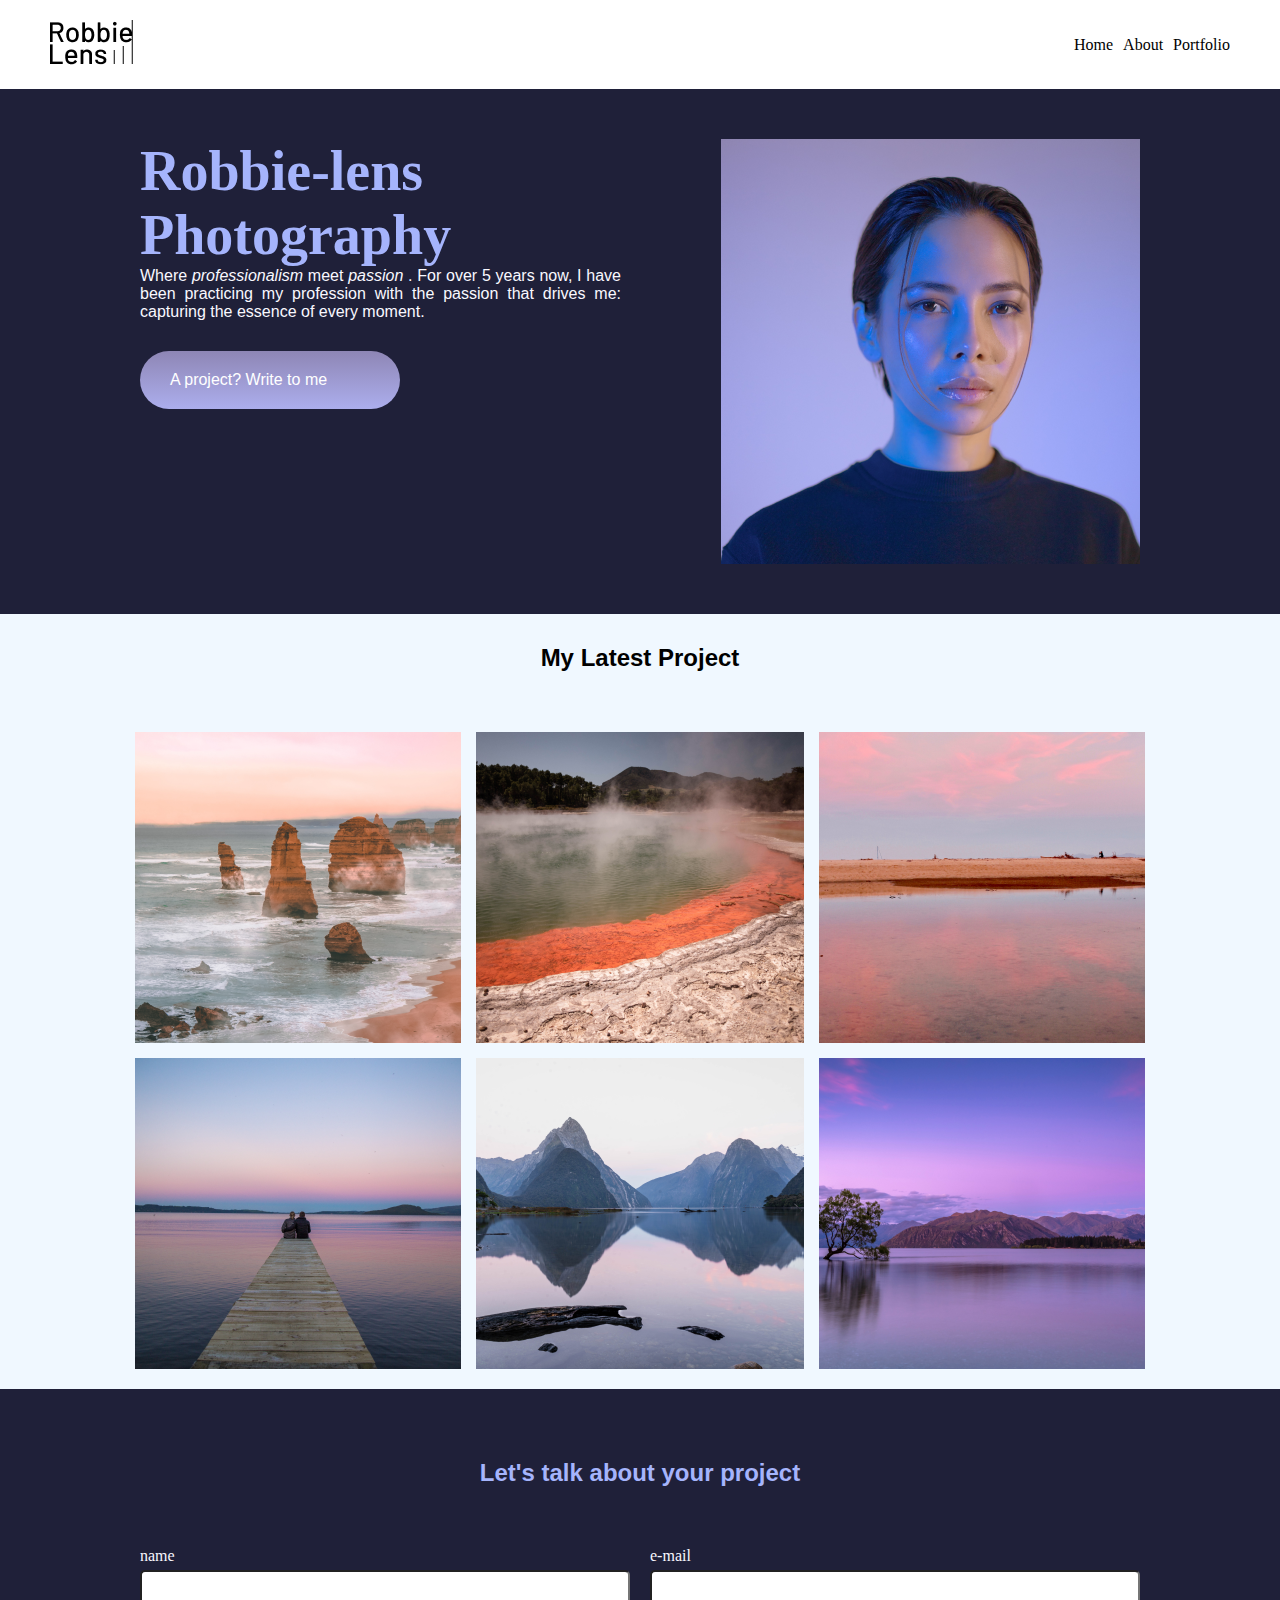
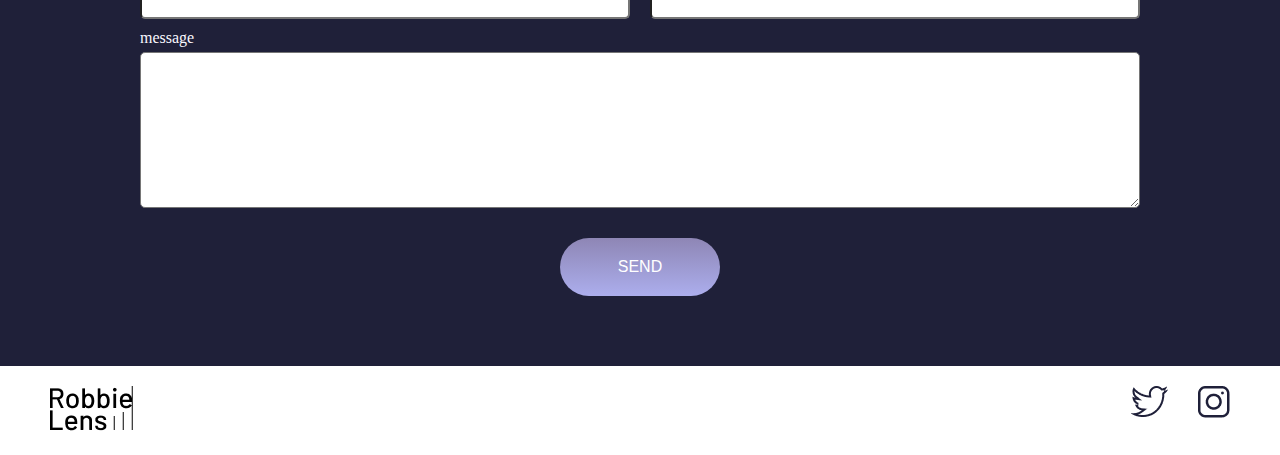
<file: index.html>
<!DOCTYPE html>
<html lang="en">

<head>
    <meta charset="utf-8">
    <title>Home-Robbie Lens Photography</title>
    <link rel="stylesheet" href="index.css">
    <link rel="stylesheet" href="https://fonts.google.com/specimen/Manrope?query=manr">
</head>
<body>
    <header>
        <nav>
            <a href="../index.html">
                <img src="./demo_folder/images/logo.png" class="icon-link" alt="the logo of robbie-lens"></a> 
            <div class="link">
                <a href="./index.html">Home</a>
                <a href="./demo_folder/about.html">About</a>
                <a href="./portfolio.html">Portfolio</a>
            </div>
        </nav> 
    </header>
    <main>
        <section class="container">
            <div>
                <h1>Robbie-lens Photography</h1>
                <p>
                Where <em>professionalism</em> meet <em>passion </em>. For over 5 years now, I have been practicing my profession with the
                passion that drives me: capturing the essence of every moment.
                </p> 
                    <a href="#forme" class="classe">A project? Write to me</a>
            </div>
            <img src="./demo_folder/images/robbie-lens.png" alt="robbie-lens.png ">
        </section>
        <section class="cont">
            <h2>My Latest Project</h2>
            <div class="list">
                <div class="list1">
                    <img src="./demo_folder/images/element-1.png" alt="images1">
                    <img src="./demo_folder/images/element-2.png" alt="images2">
                    <img src="./demo_folder/images/element-3.png" alt="images3">
               </div>
               <div class="list1">
                    <img src="./demo_folder/images/element-4.png" alt="images4">
                    <img src="./demo_folder/images/element-5.png" alt="images5">
                    <img src="./demo_folder/images/element-6.png" alt="images6">
                </div> 
            </div>
        </section>
        <section id="forme" class="forme">
            <h2> Let's talk about your project</h2>
            <form method="get" action="">
                <div class="group_name_mail">
                    <div class="group">
                        <label for="name">name</label>
                        <input type="text" name="name" id="name">
                    </div>
                    <div class="group">
                        <label for="mail">e-mail</label>
                        <input type="text" name="mail" id="mail">
                    </div>
                </div> 
                <div class="message">
                    <label for="message">message</label>
                    <textarea name="message" id="message" cols="30" rows="10"></textarea>
                </div> 
                <div class="send">
                    <a href="" class="classe">SEND</a>
                </div> 
            </form>
        </section>
    </main>
    <footer>
        <a href="../index.html">
            <img src="./demo_folder/images/logo.png" class="icon-link" alt="the logo of robbie-lens"></a> 
        <div class="foot">
        <a href=" https://twitter.com/" class="icon-link" target="_blank">
            <img src="./demo_folder/images/twitter.png" alt="going to the twitter page">
        </a>
        <a href="https://www.instagram.com/" class="icon-link" target="_blank">
            <img src="./demo_folder/images/instagram.png" alt="going to the instagram page">
        </a>
        </div>
    </footer>
</body>
</html>
</file>
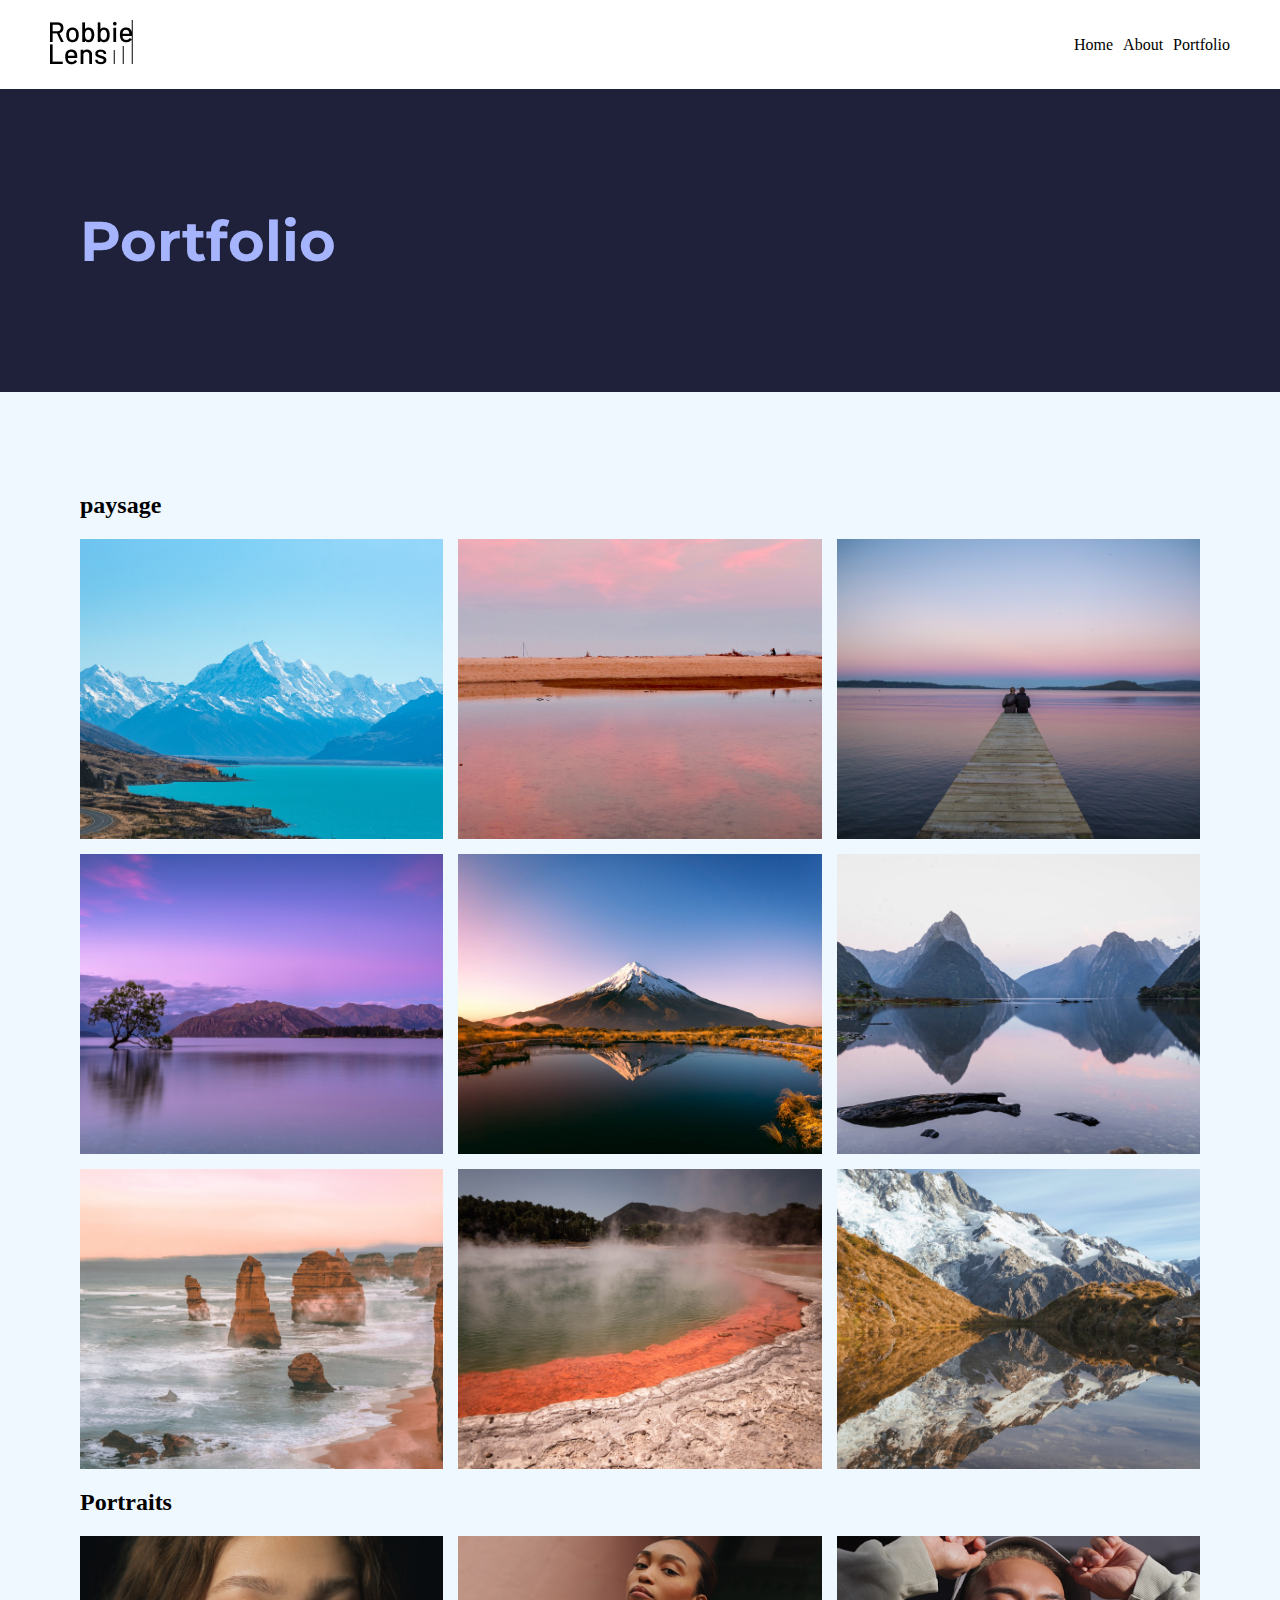
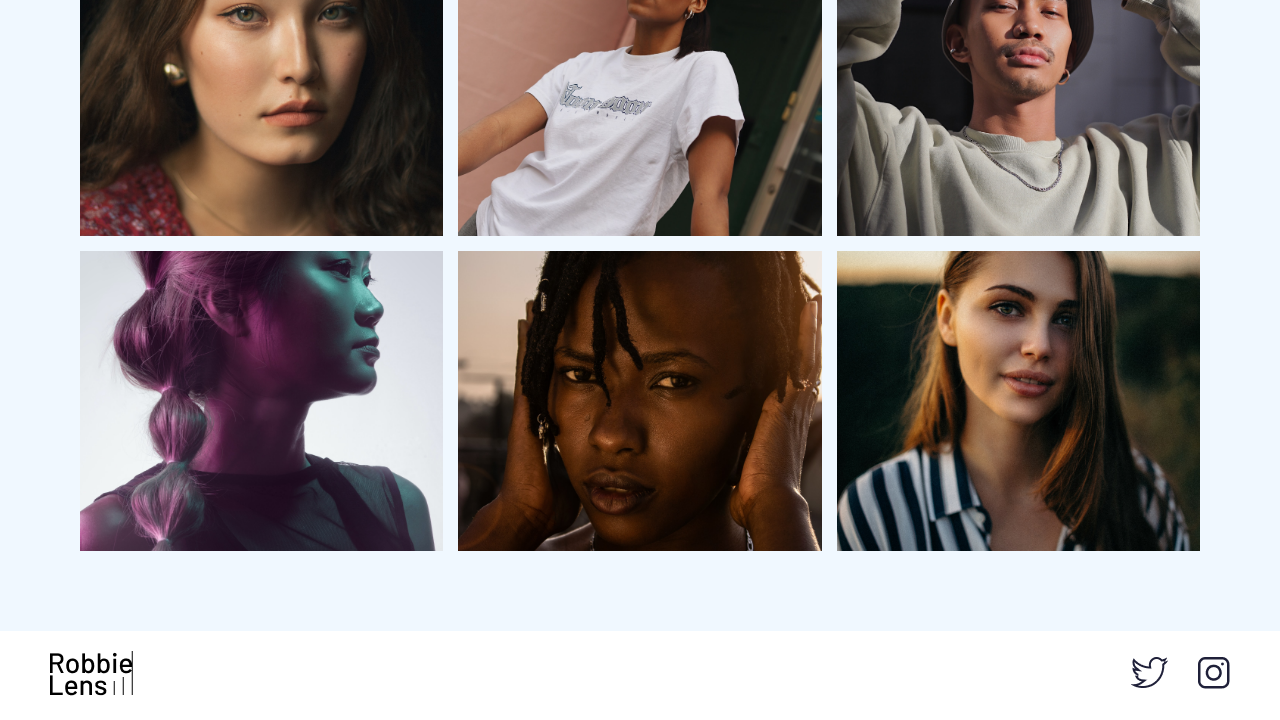
<file: portfolio.html>
<!DOCTYPE html>
<html lang="en">
<head>
    <meta charset="utf-8" >
    <title>Portfolio - Robbie Lens Photography</title>
    <link href="portfolio.css" rel="stylesheet" >
    <link href="https://fonts.googleapis.com/css2?family=Manrope&family=Montserrat&display=swap" rel="stylesheet">
</head>
<body>
    <header>
        <nav>
            <a href="./index.html" class="icon-link">
                <img src="./demo_folder/images/logo.png" alt="robbie-lens logo">
            </a>
            <div class="link">
                <a href="./index.html">Home</a>
                <a href="./demo_folder/about.html">About</a>
                <a href="./portfolio.html">Portfolio</a>
            </div>
        </nav>
    </header>
    <main>
        <section class="portfolio">
            <h1>Portfolio</h1>
        </section>
        <section class="portfolio-section-photos">
            <h2>paysage</h2>
            <div class="landscape"> 
                <a href="./demo_folder/images/portfolio/paysage1.jpg" class="link-photo">
                    <img src="./demo_folder/images/portfolio/paysage1.jpg" alt="paysage1">
                    <div class="photo-hover">see the photo</div>
                </a>
                <a href="./demo_folder/images/portfolio/paysage2.jpg" class="link-photo">
                    <img src="./demo_folder/images/portfolio/paysage2.jpg" alt="paysage2">
                    <div class="photo-hover">see the photo</div>
                </a>
                <a href="./demo_folder/images/portfolio/paysage3.jpg" class="link-photo">
                    <img src="./demo_folder/images/portfolio/paysage3.jpg" alt="paysage3">
                    <div class="photo-hover">see the photo</div>
                </a>
                <a href="./demo_folder/images/portfolio/paysage4.jpg" class="link-photo">
                    <img src="./demo_folder/images/portfolio/paysage4.jpg" alt="paysage4">
                    <div class="photo-hover">see the photo</div>
                </a> 
                <a href="./demo_folder/images/portfolio/paysage5.jpg" class="link-photo">  
                    <img src="./demo_folder/images/portfolio/paysage5.jpg" alt="paysage5">
                    <div class="photo-hover">see the photo</div>
                </a> 
                <a href="./demo_folder/images/portfolio/paysage6.jpg" class="link-photo">
                    <img src="./demo_folder/images/portfolio/paysage6.jpg" alt="paysage6">
                    <div class="photo-hover">see the photo</div>
                </a>
                <a href="./demo_folder/images/portfolio/paysage7.jpg" class="link-photo">
                    <img src="./demo_folder/images/portfolio/paysage7.jpg" alt="paysage7">
                    <div class="photo-hover">see the photo</div> 
                </a>
                <a href="./demo_folder/images/portfolio/paysage8.jpg" class="link-photo">
                    <img src="./demo_folder/images/portfolio/paysage8.jpg" alt="paysage8">
                    <div class="photo-hover">see the photo</div>
                </a>
                <a href="./demo_folder/images/portfolio/paysage9.jpg" class="link-photo">
                    <img src="./demo_folder/images/portfolio/paysage9.jpg" alt="paysage9">
                    <div class="photo-hover">see the photo</div> 
                </a>                         <!-- Create your Travel grid here -->
            </div>
            <h2>Portraits</h2>
            <div class="portrait">
                <a href="./demo_folder/images/portfolio/portrait1.jpg" class="link-photo">
                    <img src="./demo_folder/images/portfolio/portrait1.jpg" alt="portrait1">
                    <div class="photo-hover">see the photo</div>
                </a>
                <a href="./demo_folder/images/portfolio/portrait2.jpg" class="link-photo">
                    <img src="./demo_folder/images/portfolio/portrait2.jpg" alt="portrait2">
                    <div class="photo-hover">see the photo</div>
                </a> 
                <a href="./demo_folder/images/portfolio/portrait3.jpg" class="link-photo">
                    <img src="./demo_folder/images/portfolio/portrait3.jpg" alt="portrait3">
                    <div class="photo-hover">see the photo</div>
                </a> 
                <a href="./demo_folder/images/portfolio/portrait4.jpg" class="link-photo">
                    <img src="./demo_folder/images/portfolio/portrait4.jpg" alt="portrait4">
                    <div class="photo-hover">see the photo</div>
                </a>  
                <a href="./demo_folder/images/portfolio/portrait5.jpg" class="link-photo">
                    <img src="./demo_folder/images/portfolio/portrait5.jpg" alt="portrait5">
                    <div class="photo-hover">see the photo</div>
                </a>  
                <a href="./demo_folder/images/portfolio/portrait6.jpg" class="link-photo">
                    <img src="./demo_folder/images/portfolio/portrait6.jpg" alt="portrait6">
                    <div class="photo-hover">see the photo</div>
                </a>  
            </div>   <!-- Create your Portraits grid here -->
        </section>
    </main>
    <footer>
        <div>
            <a href="./index.html" class="icon-link">
                <img src="./demo_folder/images/logo.png" alt="Robbie Lens Logo" >
            </a>
        </div>

        <div class="foot">
            <a href=" https://twitter.com/" class="icon-link" target="_blank">
                <img src="./demo_folder/images/twitter.png" alt="going to the twitter page">
            </a>
            <a href="https://www.instagram.com/" class="icon-link" target="_blank">
                <img src="./demo_folder/images/instagram.png" alt="going to the instagram page">
            </a>
        </div>
    </footer>
</body>
</html>
</file>
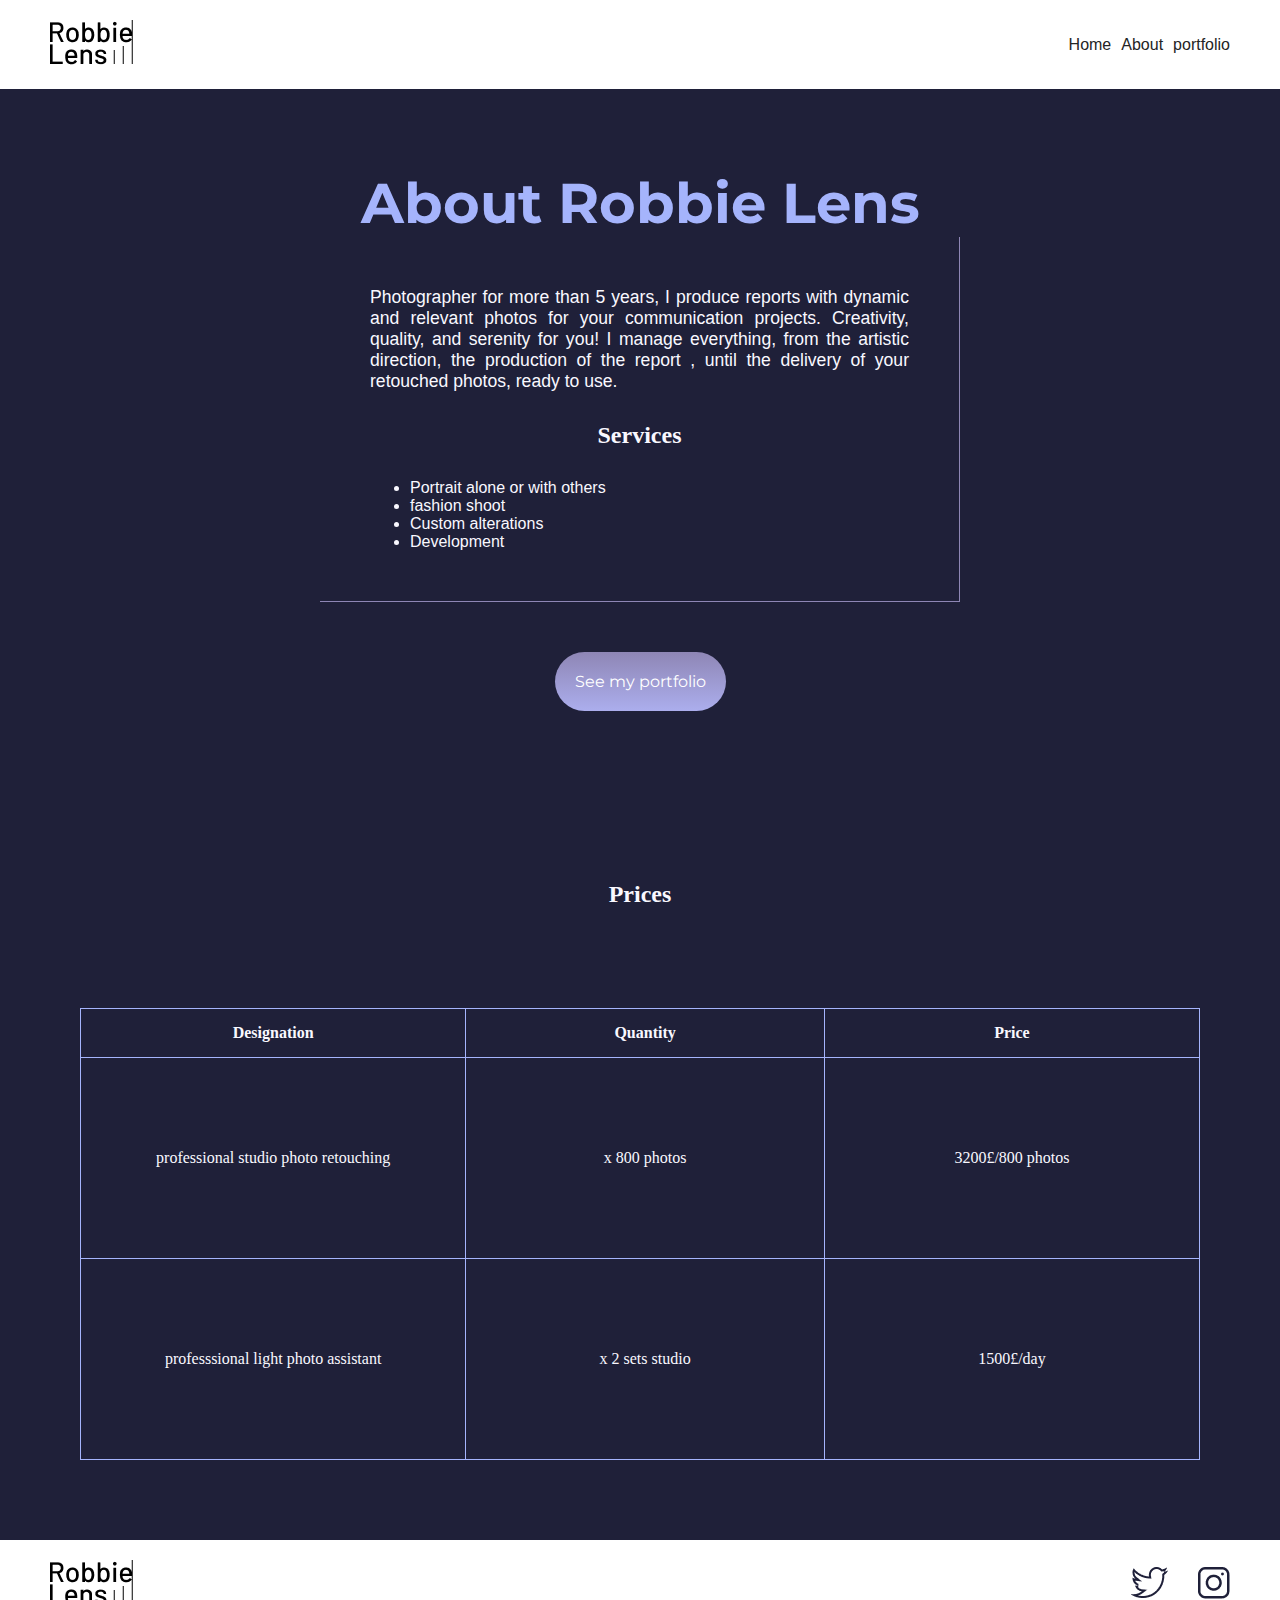
<file: demo_folder/about.html>
<!DOCTYPE html>
<html lang="en">

<head>
    <meta charset="utf-8">
    <title>About - Robbie Lens Photography</title>
    <link rel="stylesheet" href="about.css">
    <link rel="stylesheet" href="https://fonts.google.com/specimen/Montserrat?query=mon">
    <link rel="stylesheet" href="https://fonts.google.com/specimen/Manrope?query=manr">
    <link rel="stylesheet" href="https://fonts.googleapis.com/css2?family=Montserrat : ital. ,wght@1 , 700&display=swap"
        rEel="stylesheet">
    <link rel="stylesheet" href="https://fonts.googleapis.com/css2?family=Manrope : ital. ,wght@1 , 700&display=swap"
        rEel="stylesheet">
</head>

<body>
    <header>
        <nav>
            <a href="../index.html">
                <img src="./images/logo.png" class="icon-link" alt="logo de robbie-lens"></a>
            <div class="link">
                <a href="../index.html">Home</a>
                <a href="./about.html">About</a>
                <a href="../portfolio.html">portfolio</a>
            </div>
        </nav>
    </header>
    <main>
        <section class="about">
            <h1>About Robbie Lens</h1>
            <div class="paragraph_list">
                <p>
                    Photographer for more than 5 years, I produce reports with dynamic and relevant photos
                    for your communication projects. Creativity, quality, and serenity for you! I manage everything,
                    from the artistic
                    direction, the production of the report , until the delivery of your retouched photos, ready to use.
                </p>

                <h2>Services</h2>
                <ul>
                    <li>Portrait alone or with others</li>
                    <li>fashion shoot</li>
                    <li>Custom alterations</li>
                    <li>Development</li>
                </ul>
            </div>
            <div class="classe">
                <a href="../portfolio.html" class="classe1">See my portfolio</a>
            </div>
        </section>
        <section class="rates">
            <table>
                <caption>Prices</caption>
                <tr>
                    <th>Designation</th>
                    <th>Quantity</th>
                    <th>Price</th>
                </tr>
                <tr>
                    <td>professional studio photo retouching</td>
                    <td>x 800 photos</td>
                    <td>3200£/800 photos</td>
                </tr>
                <tr>
                    <td>professsional light photo assistant</td>
                    <td>x 2 sets studio</td>
                    <td>1500£/day</td>
                </tr>
            </table>
        </section>
    </main>
    <footer>
        <a href="../index.html">
            <img src="./images/logo.png" class="icon-link" alt="robbie-lens logo"></a>
        <div class="foot">
            <a href=" https://twitter.com/" class="icon-link" target="_blank">
                <img src="./images/twitter.png" alt="twitter logo"></a>
            <a href="https://www.instagram.com/" class="icon-link" target="_blank">
                <img src="./images/instagram.png" alt="instagram logo"></a>
        </div>
</body>
</footer>

</html>
</file>
<file: index.css>
a {
    color: black;
    text-decoration: none;
}

h1 {
    color: #A5B4FC;
    font-size: 3.5em;
}

h2 {
    color: #A5B4FC;
    text-align: center;
    margin: 0 0 50px;
    font-family: 'monrope', sans-serif;
}

list1 p em {
    color: #A5B4FC;
}

p {
    font-family: 'monrope', sans-serif;
    text-align: justify;
}

a:hover {
    text-decoration: underline;
}

.icon-link:hover {
    opacity: 0.5;
}

header,
footer {
    padding: 20px 50px;
    background-color: white;
}

section {
    padding: 20px;
}

body {
    background-color: #1F2039;
    color: #F9F8FF;
    margin: 0px;
}

.link {
    display: flex;
    justify-content: right;
    gap: 10px;
}

.container-image img {
    width: 100%;
}

.cont {
    background-color: aliceblue;
}

.cont h2 {
    color: black;
    padding: 10px 8%;
}

nav {
    display: flex;
    flex-direction: row;
    align-items: center;
    justify-content: space-between;
}

.container {
    display: flex;
    justify-content: space-between;
    align-content: center;
    margin: auto;
    max-width: 1000px;
    padding: 50px;
    gap: 100px;
}

.list {
    display: flex;
    flex-direction: column;
    gap: 15px;
}

.cont .list .list1 {
    display: flex;
    flex-direction: row;
    gap: 15px;
    justify-content: center;
}

.classe {
    background: linear-gradient(#8E86B5, #ACAEED);
    font-family: 'montserrat', sans-serif;
    color: white;
    border-radius: 50px;
    ;
    display: inline-block;
    margin-top: 30px;
    width: 200px;
}

.send .classe {
    width: 100px;
}

/*============= start of the form ========= */
.forme {
    margin-bottom: 50px;
    margin: 50px;
}

form {
    max-width: 1000px;
    padding: 0 50px;
    margin: auto;
}

.group_name_mail {
    display: flex;
    gap: 20px;
    align-items: center;
    justify-content: center;
    padding: 10px 0px;
}

.group input {
    border-radius: 5px;
    padding: 15px 10px;
}

.group {
    display: flex;
    flex-direction: column;
    gap: 5px;
    width: 100%;
}

.message {
    display: flex;
    flex-direction: column;
    gap: 5px;
    justify-content: center;
}

textarea {
    border-radius: 5px;
}

.send {
    color: white;
    width: 80%;
    margin: auto;
}

.classe {
    padding: 20px 30px;
}

.classe:hover {
    background: linear-gradient(#696484, #8788ba);
    text-decoration: none;
}

/* ========== end of the form================ */
/* ========= start of the footer ============= */
footer {
    display: flex;
    flex-direction: row;
    justify-content: space-between;
    gap: 20px;
}

.foot {
    display: flex;
    gap: 30px;
}

.forme .send {
    text-align: center;
}

* {
    margin: 0;
}

.foot {
    gap: 30px;
}

/* ========= end of the footer ============= */
/* ========= start of the responsive ============= */
@media screen and (max-width:996px) {
    .cont .list .list1 {
        flex-direction: column;
    }

    form .group_name_mail {
        flex-direction: column;
    }

    form .send {
        padding: 1px 0px;
        font-size: 10px;
    }

    section .classe {
        font-size: 16px;
        margin-bottom: 30px;
    }

    nav {
        flex-direction: column;
        gap: 20px;
    }

    .forme {
        padding: 20px 0;
    }

    .container {
        flex-direction: column-reverse;
        align-items: center;
        width: auto;
        padding: 0px 20px;
        gap: 0px;
        text-align: center;
        justify-content: center;
        margin-bottom: 20px;
    }

    .container p {
        margin: 0 0 30px;
        width: 100%;
        justify-content: center;
        align-items: center;
        font-size: 20px;
        font-family: monrope, sans-serif;
    }

    .container h1 {
        font-size: 2em;
        margin-bottom: 10px;
    }

    .container img {
        width: 100%;
        padding: 50px 0;
    }

    .form {
        width: 100;
        margin: auto;
        padding: 0 10px;
    }

    .send .classe {
        margin-bottom: 0px;
    }

    footer {
        display: flex;
        flex-direction: row;
        align-items: center;
    }

    footer .foot {
        display: flex;
        flex-direction: row;
    }
}
</file>
<file: portfolio.css>
a{
    color:black;
    text-decoration:none;
}
a:hover{
    text-decoration: underline;
}
h1{
    font-size: 3.5em;
    color:#A5B4FC;
    font-family:'montserrat',sans-serif;
}
.classe:hover {
        background: linear-gradient(#696484, #8788ba);
        text-decoration: none;
}
.icon-link:hover{
    opacity:0.5;
}
header,footer{
    padding: 20px 50px;
    background-color: white;
}
section{
    padding: 80px;
}
body{
    background-color:#1F2039;
    color: #F9F8FF;
    margin: 0px;
}
.link{
    display: flex;
    justify-content: right;
    gap: 10px; 
}
.box{
    height:150px;
}
.landscape{
    display: grid;
    grid-template-columns: 1fr 1fr 1fr;
    grid-template-rows:300px 300px 300px;
    gap: 15px;
}
.landscape .link-photo {
    position: relative;
}
.landscape .link-photo .photo-hover {
    position: absolute;
    top: 0;
    left: 0;
    right: 0;
    bottom: 0;
    display: flex;
    align-items: center;
    justify-content: center;
    background-color: rgb(0, 0, 0, 0.7);
    color: #fff;
    display: none;
}

.landscape .link-photo:hover .photo-hover {
    display: flex;
}
.portfolio-section-photos{
    background-color: aliceblue;
}
.portfolio-section-photos .landscape img,
.portfolio-section-photos .portrait img{
    width: 100%;
    height: 100%;
    object-fit: cover;
}
.portrait{
    display: grid;
    grid-template-columns: repeat(3, 1fr);
    grid-template-rows:300px 300px;
    gap: 15px;
}
.portfolio{
    padding:auto;
}
.portfolio-section-photos h2{
    color: black;
}
.portrait .link-photo{
    position: relative;
}
.portrait .link-photo .photo-hover{
    /* position: absolute;
    top: 0;
    left: 0;
    right: 0;
    bottom: 0; */
    /* display: flex;
    align-items: center;
    justify-content: center; */
    background-color: rgb(0, 0, 0, 0.7);
    color: #fff;
    display: none; 
}
.portrait .link-photo:hover .photo-hover{
    /* display: flex; */
}
.foot{
    display: flex;
    gap: 30px;
}
nav, footer {
    display: flex;
    justify-content: space-between;
    align-items: center;
}
@media screen and (max-width:996px){
    h1{
        font-size: 2em;
    }
    .portfolio{
         display: flex;  
    }
    .portfolio-section-photos h2{
        font-size: 2em;
    }
    .portfolio-section-photos{
        padding: 20px;
    }
    nav{
        flex-direction: column;
    }
    .link-photo:hover .photo-hover{
        display: grid;
    }
    .landscape {
        grid-template-columns: 1fr;
        grid-template-rows: 300px;
        grid-auto-rows: 300px;
    }
    .portrait{
        grid-template-columns:1fr;
        grid-template-rows: 1fr; /* une colone de 1fr*/
        grid-auto-rows: 1fr;   /* générer automatiquement les lignes de 1fr*/
    }
    .foot{
        display: flex;
        flex-direction: row;
        gap: 20px;
    }
}
</file>
<file: demo_folder/about.css>
*{
    margin: 0; /*réinitialisation de la marge de la page à 0*/
}
h1{
    font-size: 3.5em;
    color:#A5B4FC;
    font-family:'montserrat',sans-serif;
    text-align: center;
}
h2{
    text-align: center;
}
p{
    font-size:1.1em;
    font-family:'monrope',sans-serif;
    margin: 30px;
    text-align: justify;
}
ul{
    font-size: 1em;
    font-family:'monrope',sans-serif;
    margin: 30px;
}
a{
    text-decoration:none;
    font-size: 1em;
    font-family:'monrope',sans-serif;
    color:#242424
}
body{
    background-color: #1F2039;
    color: #F9F8FF;
    margin: auto;
}
.paragraph_list{
    border-right:1px solid #8e86b5;
    border-bottom: 1px solid#8e86b5;
    padding: 20px;
    margin-bottom: 50px; 
}
a:hover{
    text-decoration: underline;
}
.classe .classe1:hover{
    background: linear-gradient(#696484 #8788BA);
    text-decoration: none;
    opacity: 0.5;
}
.icon-link:hover{
    opacity: 0.5;
}
header,footer{
    padding:20px 50px;
    background-color: white;
}
section{
    padding: 80px;
}
.link{
    display: flex;
    justify-content: right;
    gap: 10px;
}
caption{
    padding-bottom: 100px;
    font-weight: bold;
}
table{
    border-collapse:collapse;
    margin: auto;
    font-size: x-large;
    font-family: monrope sans-serif;
}
td{
    border: 1px solid #a5b4fc;
    padding: 75px;
    text-align: center;
    font-size: 16px;
    width: 500px;
    height: 50px;
}
th{
    border: 1px solid #a5b4fc;
    padding: 15px;
    text-align: center;
    font-size: 16px;
}
.about{
    display: flex;
    flex-direction: column;
    width: 50%;
    margin: auto;
}
.classe{
    display: flex;
    margin-bottom: 10px;
}
.classe1{
    background:linear-gradient(#8E86B5,#ACAEED);
    font-family: 'montserrat',sans-serif;
    color:white;
    border-radius: 50px;
    padding: 20px 20px;
    margin: auto;
   }
nav{
    display: flex;
    flex-direction: row;
    justify-content: space-between;
    align-items: center;
} 
footer{
    display: flex;
    flex-direction: row;
    justify-content: space-between;
    align-items: center;
}
footer .foot{
    display: flex;
    gap: 30px;
}
@media screen and (max-width:996px) {
    .rates{
        display: none;
    }
    nav{
        flex-direction: column;
        width: auto;
    }
    .about{
        flex-direction: column;
        padding: 20px 20px;
        width: 50%;
    }
    .about h1{
        font-size: 2em;
    }
    .classe{
        margin-top: 20px;
    }
    div .classe{
        justify-content: center;
        align-items: center;
    }
    footer div{
        display: flex;
        flex-direction: row;
    }
    
}
</file>
